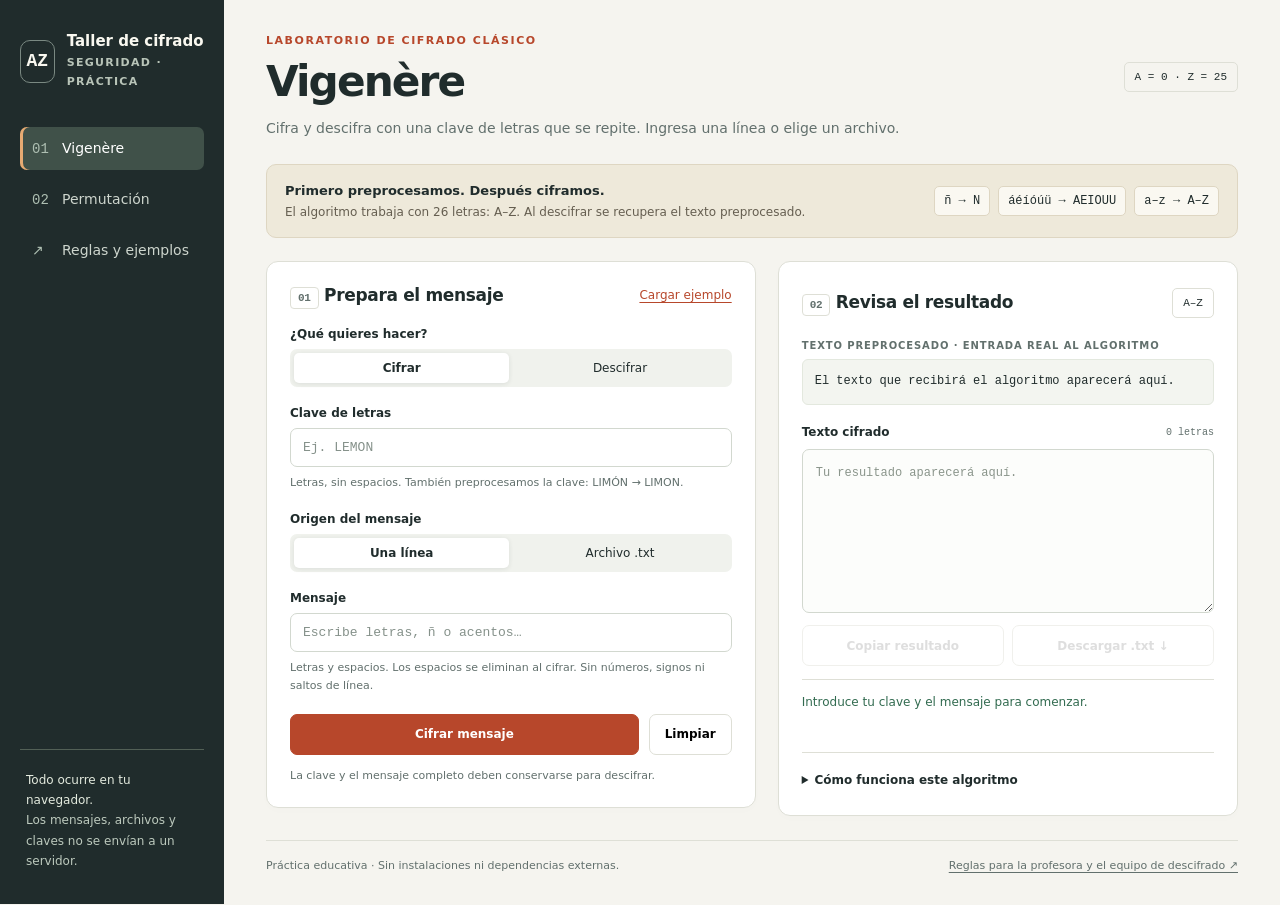
<file: docs/index.html>
<!doctype html>
<html lang="es">
<head>
  <meta charset="utf-8">
  <meta name="viewport" content="width=device-width, initial-scale=1">
  <meta name="description" content="Vigenère: cifrado y descifrado con preprocesamiento a A-Z, entrada por línea o archivo y procesamiento local.">
  <meta http-equiv="Content-Security-Policy" content="default-src 'self'; script-src 'self'; style-src 'self'; connect-src 'none'; object-src 'none'; base-uri 'self'; form-action 'none'">
  <title>Vigenère · Taller de cifrado A-Z</title>
  <link rel="icon" href="assets/icono.svg" type="image/svg+xml">
  <link rel="stylesheet" href="assets/estilos.css">
  <script defer src="assets/cifrados.js"></script>
  <script defer src="assets/app.js"></script>
</head>
<body data-algoritmo="vigenere">
<a class="skip" href="#contenido">Saltar al formulario</a>
<div class="shell"><aside class="sidebar"><a class="brand" href="index.html"><span class="monogram">AZ</span><span>Taller de cifrado<br><small>SEGURIDAD · PRÁCTICA</small></span></a><nav class="nav" aria-label="Algoritmos y ayuda"><a href="index.html" aria-current="page"><b>01</b>Vigenère</a><a href="permutacion.html"><b>02</b>Permutación</a><a href="limites.html"><b>↗</b>Reglas y ejemplos</a></nav><div class="local-note"><strong>Todo ocurre en tu navegador.</strong>Los mensajes, archivos y claves no se envían a un servidor.</div></aside>
<main id="contenido">
  <p class="eyebrow">Laboratorio de cifrado clásico</p>
  <header class="heading"><div><h1>Vigenère</h1><p class="intro">Cifra y descifra con una clave de letras que se repite. Ingresa una línea o elige un archivo.</p></div><span class="badge">A = 0 · Z = 25</span></header>
  <section class="rules" aria-label="Preprocesamiento de entrada">
    <div><strong>Primero preprocesamos. Después ciframos.</strong><p>El algoritmo trabaja con 26 letras: A–Z. Al descifrar se recupera el texto preprocesado.</p></div>
    <div class="conversions"><code>ñ → N</code><code>áéíóúü → AEIOUU</code><code>a–z → A–Z</code></div>
  </section>
  <noscript><p class="noscript">Activa JavaScript para procesar el mensaje. No se envían datos a un servidor.</p></noscript>
  <div class="workspace">
    <section class="panel" aria-labelledby="titulo-entrada">
      <div class="panel-header"><h2 id="titulo-entrada"><span class="step">01</span> Prepara el mensaje</h2><button class="text-button" id="ejemplo" type="button">Cargar ejemplo</button></div>
      <form id="formulario" novalidate autocomplete="off">
        <fieldset class="field field-group"><legend class="field-title">¿Qué quieres hacer?</legend><div class="segmented"><label><input type="radio" name="operacion" value="cifrar" checked><span>Cifrar</span></label><label><input type="radio" name="operacion" value="descifrar"><span>Descifrar</span></label></div></fieldset>
        <div class="field"><label for="clave">Clave de letras</label><input class="entry" id="clave" name="clave" placeholder="Ej. LEMON" aria-describedby="ayuda-clave" autocapitalize="off" spellcheck="false"><p class="hint" id="ayuda-clave">Letras, sin espacios. También preprocesamos la clave: LIMÓN → LIMON.</p></div>
        <fieldset class="field field-group"><legend class="field-title">Origen del mensaje</legend><div class="segmented"><label><input type="radio" name="fuente" value="linea" checked><span>Una línea</span></label><label><input type="radio" name="fuente" value="archivo"><span>Archivo .txt</span></label></div></fieldset>
        <div class="field" id="entrada-linea"><label for="texto">Mensaje</label><input class="entry" id="texto" name="texto" placeholder="Escribe letras, ñ o acentos…" aria-describedby="ayuda-texto" spellcheck="false" autocapitalize="off"><p class="hint" id="ayuda-texto">Letras y espacios. Los espacios se eliminan al cifrar. Sin números, signos ni saltos de línea.</p></div>
        <div class="field" id="entrada-archivo" hidden><label for="archivo">Archivo del mensaje</label><input class="entry file-entry" id="archivo" type="file" accept=".txt,text/plain" aria-describedby="ayuda-archivo" disabled><p class="hint" id="ayuda-archivo">Texto UTF-8 sin BOM. Los espacios se eliminan al cifrar; sin salto de línea final. El archivo original se conserva.</p></div>
        <div class="actions"><button class="button primary" id="procesar" type="submit" disabled>Cifrar mensaje</button><button class="button secondary" id="limpiar" type="button">Limpiar</button></div>
        <p class="form-note">La clave y el mensaje completo deben conservarse para descifrar.</p>
      </form>
    </section>
    <section class="panel" aria-labelledby="titulo-salida">
      <div class="panel-header"><h2 id="titulo-salida"><span class="step">02</span> Revisa el resultado</h2><span class="badge">A–Z</span></div>
      <p class="pre-title">Texto preprocesado · entrada real al algoritmo</p><pre class="preprocessed" id="preprocesado">El texto que recibirá el algoritmo aparecerá aquí.</pre>
      <div class="result-title"><label for="resultado" id="titulo-resultado">Texto cifrado</label><span class="count" id="cantidad">0 letras</span></div>
      <textarea class="output" id="resultado" readonly spellcheck="false" placeholder="Tu resultado aparecerá aquí." aria-describedby="estado"></textarea>
      <div class="output-actions"><button class="button secondary" id="copiar" type="button" disabled>Copiar resultado</button><button class="button secondary" id="descargar" type="button" disabled>Descargar .txt ↓</button></div>
      <p class="status" id="estado" role="status" aria-live="polite" aria-atomic="true">Introduce tu clave y el mensaje para comenzar.</p>
      <details class="details"><summary>Cómo funciona este algoritmo</summary><p>A=0, B=1, …, Z=25. Al cifrar se suma la clave; al descifrar se resta, siempre módulo 26. La clave vuelve a su primera letra con cada mensaje. <code>ATTACKATDAWN</code> con <code>LEMON</code> produce <code>LXFOPVEFRNHR</code>.</p></details>
    </section>
  </div>
  <footer class="footer"><span>Práctica educativa · Sin instalaciones ni dependencias externas.</span><a href="limites.html">Reglas para la profesora y el equipo de descifrado ↗</a></footer>
</main></div>
</body></html>
</file>
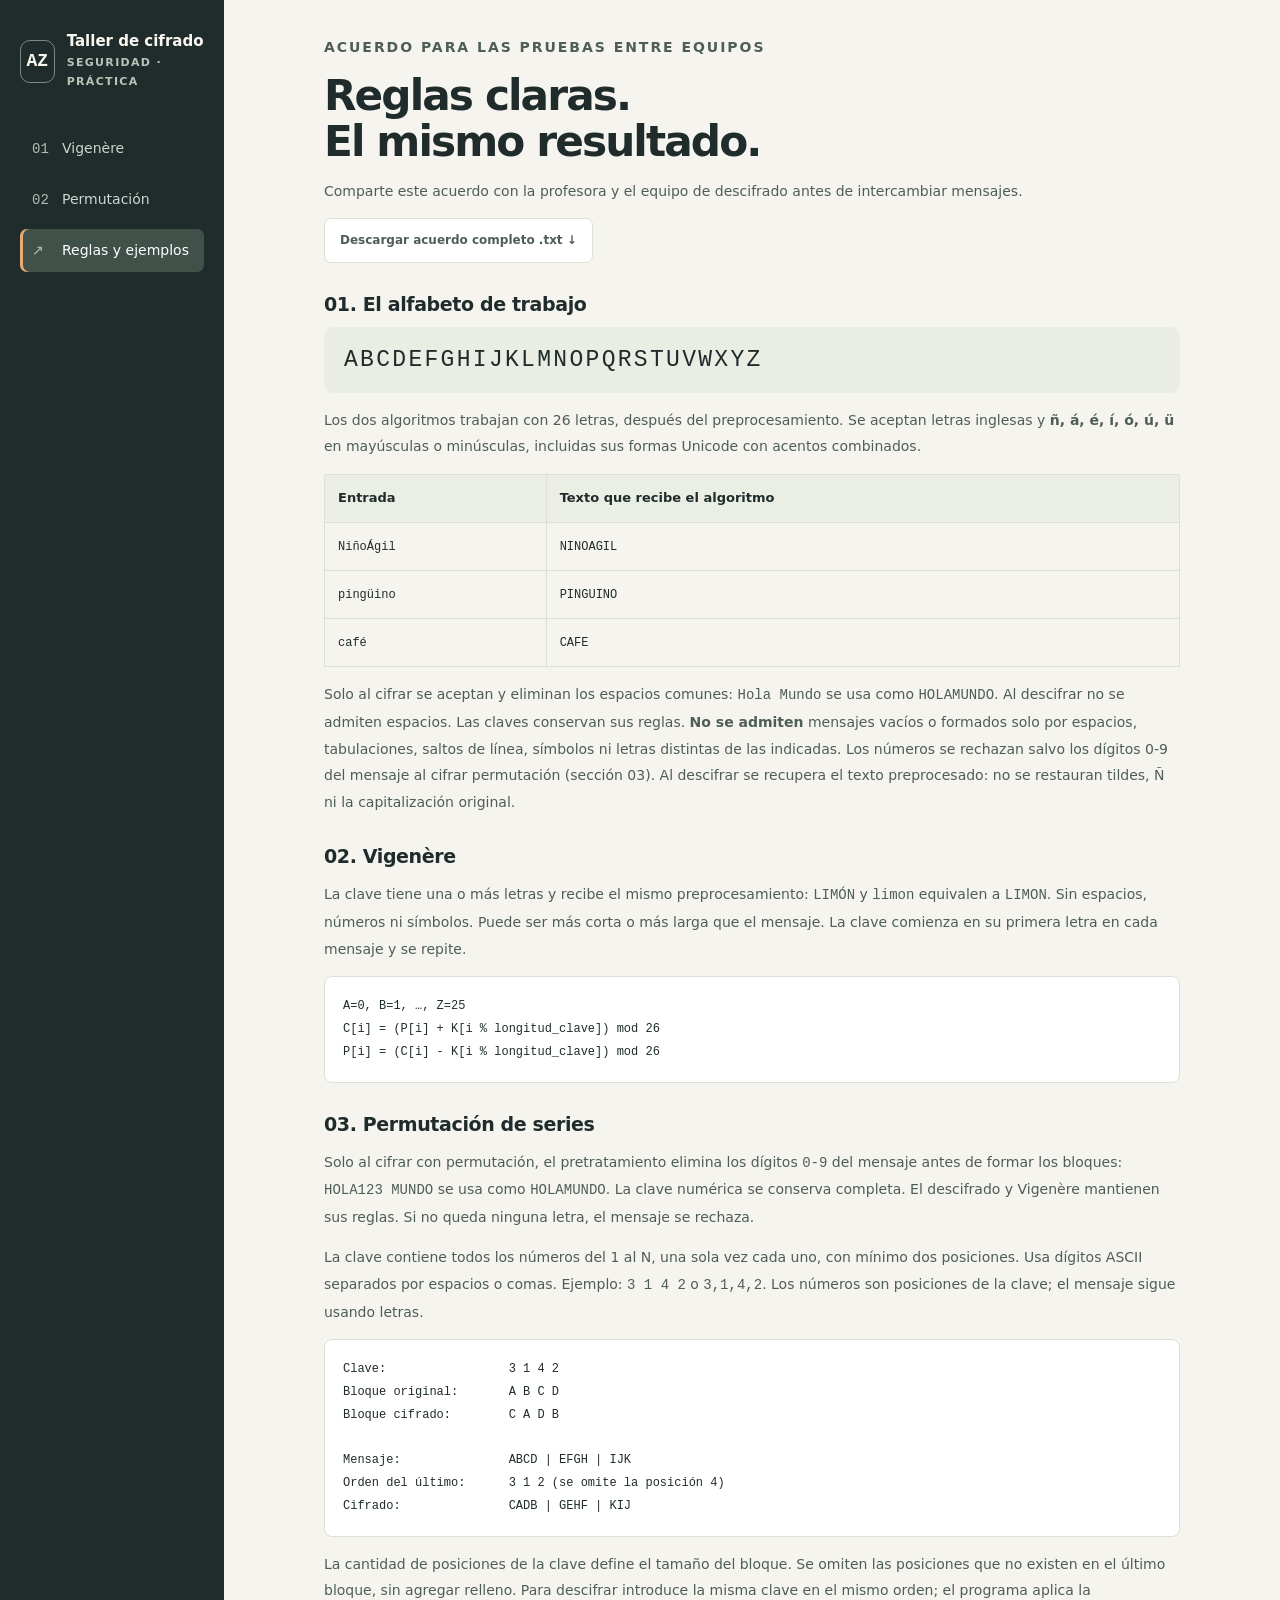
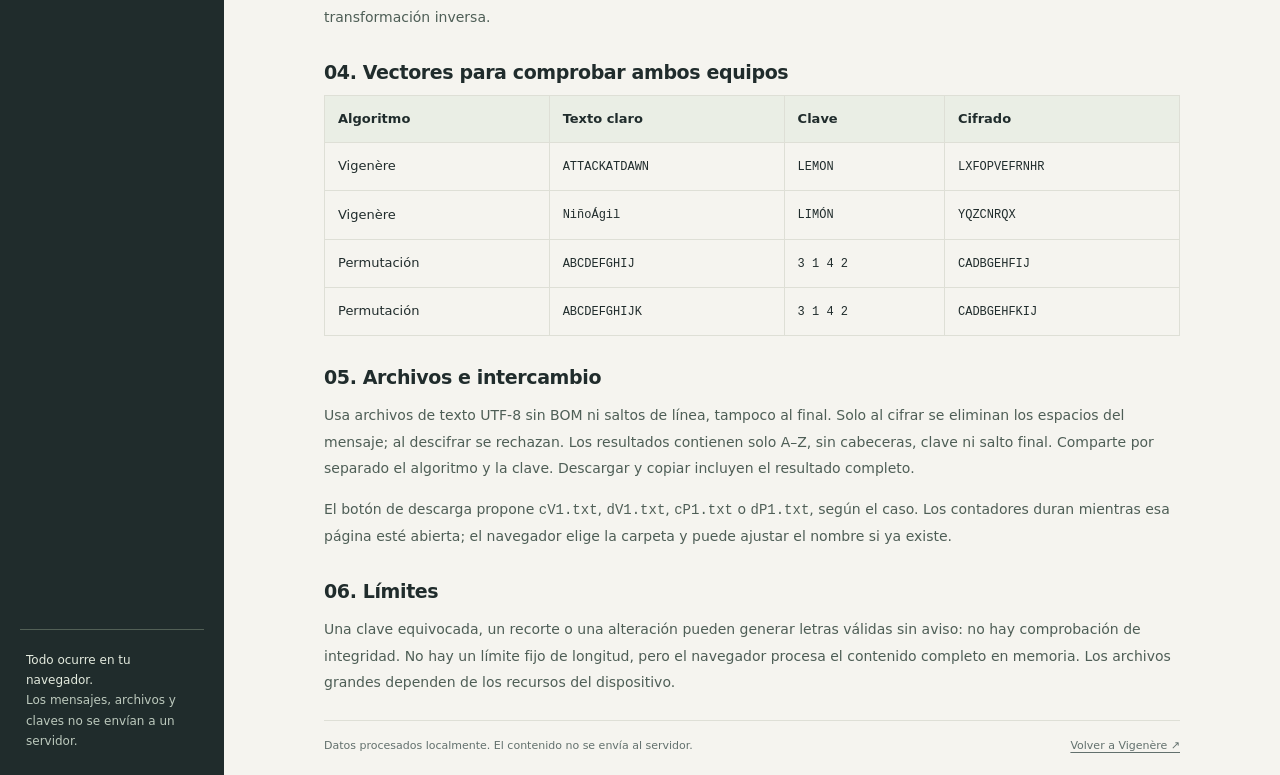
<file: docs/limites.html>
<!doctype html><html lang="es"><head><meta charset="utf-8"><meta name="viewport" content="width=device-width, initial-scale=1"><title>Reglas y ejemplos · Taller de cifrado A-Z</title><link rel="icon" href="assets/icono.svg" type="image/svg+xml"><link rel="stylesheet" href="assets/estilos.css"></head><body><a class="skip" href="#contenido">Saltar a las reglas</a><div class="shell"><aside class="sidebar"><a class="brand" href="index.html"><span class="monogram">AZ</span><span>Taller de cifrado<br><small>SEGURIDAD · PRÁCTICA</small></span></a><nav class="nav" aria-label="Algoritmos y ayuda"><a href="index.html"><b>01</b>Vigenère</a><a href="permutacion.html"><b>02</b>Permutación</a><a href="limites.html" aria-current="page"><b>↗</b>Reglas y ejemplos</a></nav><div class="local-note"><strong>Todo ocurre en tu navegador.</strong>Los mensajes, archivos y claves no se envían a un servidor.</div></aside><main id="contenido" class="agreement">
<p class="eyebrow">Acuerdo para las pruebas entre equipos</p><h1>Reglas claras.<br>El mismo resultado.</h1><p class="intro">Comparte este acuerdo con la profesora y el equipo de descifrado antes de intercambiar mensajes.</p><p><a class="button secondary" href="limitaciones.txt" download>Descargar acuerdo completo .txt ↓</a></p>
<h2>01. El alfabeto de trabajo</h2><div class="alphabet">ABCDEFGHIJKLMNOPQRSTUVWXYZ</div><p>Los dos algoritmos trabajan con 26 letras, después del preprocesamiento. Se aceptan letras inglesas y <strong>ñ, á, é, í, ó, ú, ü</strong> en mayúsculas o minúsculas, incluidas sus formas Unicode con acentos combinados.</p><div class="table-wrap"><table><thead><tr><th>Entrada</th><th>Texto que recibe el algoritmo</th></tr></thead><tbody><tr><td><code>NiñoÁgil</code></td><td><code>NINOAGIL</code></td></tr><tr><td><code>pingüino</code></td><td><code>PINGUINO</code></td></tr><tr><td><code>café</code></td><td><code>CAFE</code></td></tr></tbody></table></div><p>Solo al cifrar se aceptan y eliminan los espacios comunes: <code>Hola Mundo</code> se usa como <code>HOLAMUNDO</code>. Al descifrar no se admiten espacios. Las claves conservan sus reglas. <strong>No se admiten</strong> mensajes vacíos o formados solo por espacios, tabulaciones, saltos de línea, símbolos ni letras distintas de las indicadas. Los números se rechazan salvo los dígitos 0-9 del mensaje al cifrar permutación (sección 03). Al descifrar se recupera el texto preprocesado: no se restauran tildes, Ñ ni la capitalización original.</p>
<h2>02. Vigenère</h2><p>La clave tiene una o más letras y recibe el mismo preprocesamiento: <code>LIMÓN</code> y <code>limon</code> equivalen a <code>LIMON</code>. Sin espacios, números ni símbolos. Puede ser más corta o más larga que el mensaje. La clave comienza en su primera letra en cada mensaje y se repite.</p><pre>A=0, B=1, …, Z=25
C[i] = (P[i] + K[i % longitud_clave]) mod 26
P[i] = (C[i] - K[i % longitud_clave]) mod 26</pre>
<h2>03. Permutación de series</h2><p>Solo al cifrar con permutación, el pretratamiento elimina los dígitos <code>0-9</code> del mensaje antes de formar los bloques: <code>HOLA123 MUNDO</code> se usa como <code>HOLAMUNDO</code>. La clave numérica se conserva completa. El descifrado y Vigenère mantienen sus reglas. Si no queda ninguna letra, el mensaje se rechaza.</p><p>La clave contiene todos los números del 1 al N, una sola vez cada uno, con mínimo dos posiciones. Usa dígitos ASCII separados por espacios o comas. Ejemplo: <code>3 1 4 2</code> o <code>3,1,4,2</code>. Los números son posiciones de la clave; el mensaje sigue usando letras.</p><pre>Clave:                 3 1 4 2
Bloque original:       A B C D
Bloque cifrado:        C A D B

Mensaje:               ABCD | EFGH | IJK
Orden del último:      3 1 2 (se omite la posición 4)
Cifrado:               CADB | GEHF | KIJ</pre><p>La cantidad de posiciones de la clave define el tamaño del bloque. Se omiten las posiciones que no existen en el último bloque, sin agregar relleno. Para descifrar introduce la misma clave en el mismo orden; el programa aplica la transformación inversa.</p>
<h2>04. Vectores para comprobar ambos equipos</h2><div class="table-wrap"><table><thead><tr><th>Algoritmo</th><th>Texto claro</th><th>Clave</th><th>Cifrado</th></tr></thead><tbody><tr><td>Vigenère</td><td><code>ATTACKATDAWN</code></td><td><code>LEMON</code></td><td><code>LXFOPVEFRNHR</code></td></tr><tr><td>Vigenère</td><td><code>NiñoÁgil</code></td><td><code>LIMÓN</code></td><td><code>YQZCNRQX</code></td></tr><tr><td>Permutación</td><td><code>ABCDEFGHIJ</code></td><td><code>3 1 4 2</code></td><td><code>CADBGEHFIJ</code></td></tr><tr><td>Permutación</td><td><code>ABCDEFGHIJK</code></td><td><code>3 1 4 2</code></td><td><code>CADBGEHFKIJ</code></td></tr></tbody></table></div>
<h2>05. Archivos e intercambio</h2><p>Usa archivos de texto UTF-8 sin BOM ni saltos de línea, tampoco al final. Solo al cifrar se eliminan los espacios del mensaje; al descifrar se rechazan. Los resultados contienen solo A–Z, sin cabeceras, clave ni salto final. Comparte por separado el algoritmo y la clave. Descargar y copiar incluyen el resultado completo.</p><p>El botón de descarga propone <code>cV1.txt</code>, <code>dV1.txt</code>, <code>cP1.txt</code> o <code>dP1.txt</code>, según el caso. Los contadores duran mientras esa página esté abierta; el navegador elige la carpeta y puede ajustar el nombre si ya existe.</p><h2>06. Límites</h2><p>Una clave equivocada, un recorte o una alteración pueden generar letras válidas sin aviso: no hay comprobación de integridad. No hay un límite fijo de longitud, pero el navegador procesa el contenido completo en memoria. Los archivos grandes dependen de los recursos del dispositivo.</p><footer class="footer"><span>Datos procesados localmente. El contenido no se envía al servidor.</span><a href="index.html">Volver a Vigenère ↗</a></footer></main></div></body></html>
</file>
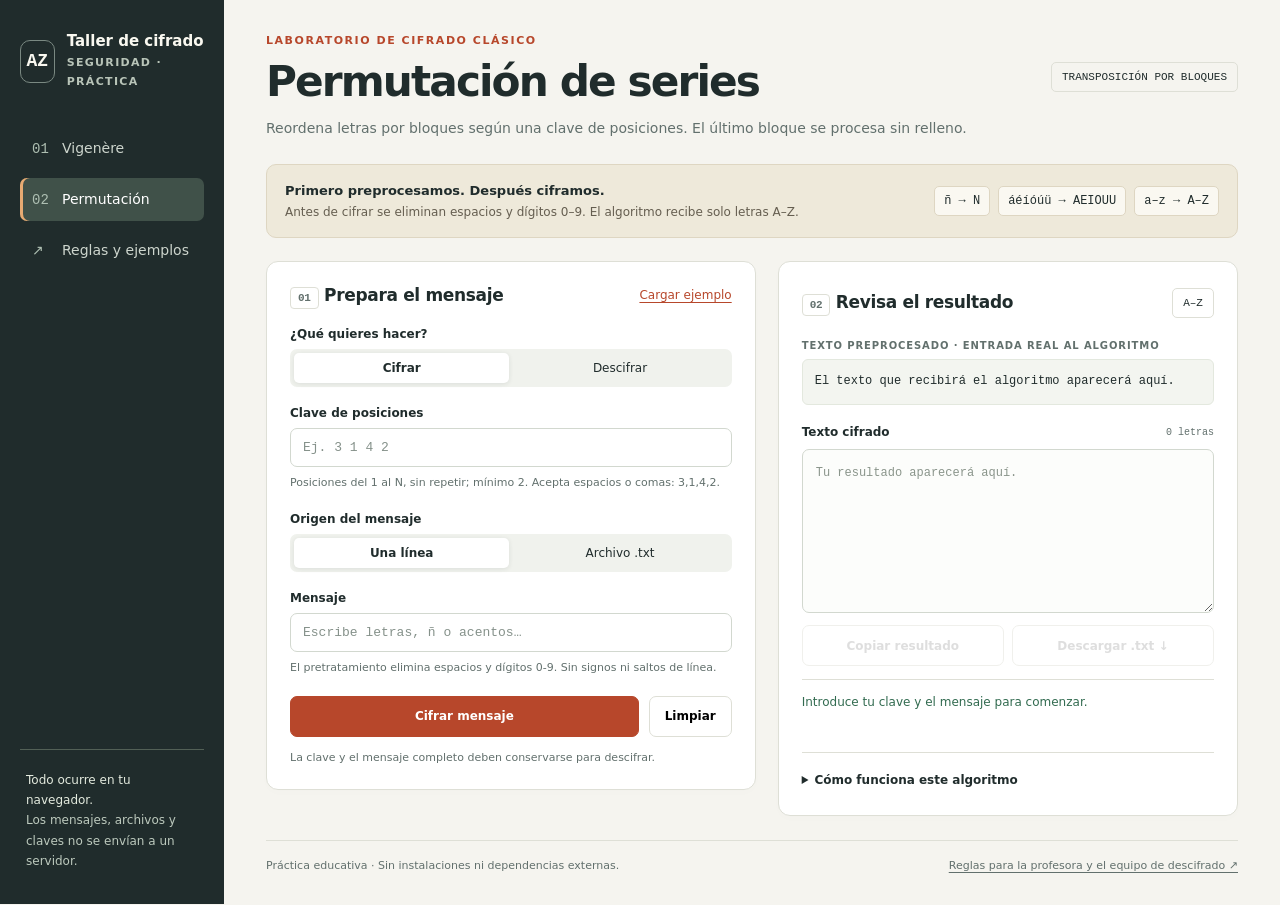
<file: docs/permutacion.html>
<!doctype html>
<html lang="es">
<head>
  <meta charset="utf-8">
  <meta name="viewport" content="width=device-width, initial-scale=1">
  <meta name="description" content="Permutación de series: cifrado y descifrado con preprocesamiento a A-Z, entrada por línea o archivo y procesamiento local.">
  <meta http-equiv="Content-Security-Policy" content="default-src 'self'; script-src 'self'; style-src 'self'; connect-src 'none'; object-src 'none'; base-uri 'self'; form-action 'none'">
  <title>Permutación de series · Taller de cifrado A-Z</title>
  <link rel="icon" href="assets/icono.svg" type="image/svg+xml">
  <link rel="stylesheet" href="assets/estilos.css">
  <script defer src="assets/cifrados.js?v=ad0efe7468fd"></script>
  <script defer src="assets/app.js?v=d0f5766b940e"></script>
</head>
<body data-algoritmo="permutacion">
<a class="skip" href="#contenido">Saltar al formulario</a>
<div class="shell"><aside class="sidebar"><a class="brand" href="index.html"><span class="monogram">AZ</span><span>Taller de cifrado<br><small>SEGURIDAD · PRÁCTICA</small></span></a><nav class="nav" aria-label="Algoritmos y ayuda"><a href="index.html"><b>01</b>Vigenère</a><a href="permutacion.html" aria-current="page"><b>02</b>Permutación</a><a href="limites.html"><b>↗</b>Reglas y ejemplos</a></nav><div class="local-note"><strong>Todo ocurre en tu navegador.</strong>Los mensajes, archivos y claves no se envían a un servidor.</div></aside>
<main id="contenido">
  <p class="eyebrow">Laboratorio de cifrado clásico</p>
  <header class="heading"><div><h1>Permutación de series</h1><p class="intro">Reordena letras por bloques según una clave de posiciones. El último bloque se procesa sin relleno.</p></div><span class="badge">TRANSPOSICIÓN POR BLOQUES</span></header>
  <section class="rules" aria-label="Preprocesamiento de entrada">
    <div><strong>Primero preprocesamos. Después ciframos.</strong><p>Antes de cifrar se eliminan espacios y dígitos 0–9. El algoritmo recibe solo letras A–Z.</p></div>
    <div class="conversions"><code>ñ → N</code><code>áéíóúü → AEIOUU</code><code>a–z → A–Z</code></div>
  </section>
  <noscript><p class="noscript">Activa JavaScript para procesar el mensaje. No se envían datos a un servidor.</p></noscript>
  <div class="workspace">
    <section class="panel" aria-labelledby="titulo-entrada">
      <div class="panel-header"><h2 id="titulo-entrada"><span class="step">01</span> Prepara el mensaje</h2><button class="text-button" id="ejemplo" type="button">Cargar ejemplo</button></div>
      <form id="formulario" novalidate autocomplete="off">
        <fieldset class="field field-group"><legend class="field-title">¿Qué quieres hacer?</legend><div class="segmented"><label><input type="radio" name="operacion" value="cifrar" checked><span>Cifrar</span></label><label><input type="radio" name="operacion" value="descifrar"><span>Descifrar</span></label></div></fieldset>
        <div class="field"><label for="clave">Clave de posiciones</label><input class="entry" id="clave" name="clave" placeholder="Ej. 3 1 4 2" aria-describedby="ayuda-clave" autocapitalize="off" spellcheck="false"><p class="hint" id="ayuda-clave">Posiciones del 1 al N, sin repetir; mínimo 2. Acepta espacios o comas: 3,1,4,2.</p></div>
        <fieldset class="field field-group"><legend class="field-title">Origen del mensaje</legend><div class="segmented"><label><input type="radio" name="fuente" value="linea" checked><span>Una línea</span></label><label><input type="radio" name="fuente" value="archivo"><span>Archivo .txt</span></label></div></fieldset>
        <div class="field" id="entrada-linea"><label for="texto">Mensaje</label><input class="entry" id="texto" name="texto" placeholder="Escribe letras, ñ o acentos…" aria-describedby="ayuda-texto" spellcheck="false" autocapitalize="off"><p class="hint" id="ayuda-texto">El pretratamiento elimina espacios y dígitos 0-9. Sin signos ni saltos de línea.</p></div>
        <div class="field" id="entrada-archivo" hidden><label for="archivo">Archivo del mensaje</label><input class="entry file-entry" id="archivo" type="file" accept=".txt,text/plain" aria-describedby="ayuda-archivo" disabled><p class="hint" id="ayuda-archivo">Texto UTF-8 sin BOM. Se eliminan espacios y dígitos 0-9 antes de cifrar; sin salto final.</p></div>
        <div class="actions"><button class="button primary" id="procesar" type="submit" disabled>Cifrar mensaje</button><button class="button secondary" id="limpiar" type="button">Limpiar</button></div>
        <p class="form-note">La clave y el mensaje completo deben conservarse para descifrar.</p>
      </form>
    </section>
    <section class="panel" aria-labelledby="titulo-salida">
      <div class="panel-header"><h2 id="titulo-salida"><span class="step">02</span> Revisa el resultado</h2><span class="badge">A–Z</span></div>
      <p class="pre-title">Texto preprocesado · entrada real al algoritmo</p><pre class="preprocessed" id="preprocesado">El texto que recibirá el algoritmo aparecerá aquí.</pre>
      <div class="result-title"><label for="resultado" id="titulo-resultado">Texto cifrado</label><span class="count" id="cantidad">0 letras</span></div>
      <textarea class="output" id="resultado" readonly spellcheck="false" placeholder="Tu resultado aparecerá aquí." aria-describedby="estado"></textarea>
      <div class="output-actions"><button class="button secondary" id="copiar" type="button" disabled>Copiar resultado</button><button class="button secondary" id="descargar" type="button" disabled>Descargar .txt ↓</button></div>
      <p class="status" id="estado" role="status" aria-live="polite" aria-atomic="true">Introduce tu clave y el mensaje para comenzar.</p>
      <details class="details"><summary>Cómo funciona este algoritmo</summary><p>La clave indica el orden de lectura de las posiciones originales, numeradas desde 1. <code>ABCD</code> con <code>3 1 4 2</code> produce <code>CADB</code>. En un último bloque incompleto se omiten posiciones inexistentes; no se añade relleno. Se descifra con la misma clave, en el mismo orden.</p></details>
    </section>
  </div>
  <footer class="footer"><span>Práctica educativa · Sin instalaciones ni dependencias externas.</span><a href="limites.html">Reglas para la profesora y el equipo de descifrado ↗</a></footer>
</main></div>
</body></html>
</file>
<file: docs/assets/estilos.css>
/* Tipografía del sistema y recursos locales: la aplicación no requiere CDNs. */
:root{color-scheme:light;--ink:#202c2c;--muted:#62706d;--paper:#f5f4ef;--line:#dedfd6;--accent:#b7472b;--green:#326b50;--white:#fff;--mono:ui-monospace,SFMono-Regular,Consolas,monospace;font-family:Inter,ui-sans-serif,system-ui,-apple-system,BlinkMacSystemFont,"Segoe UI",sans-serif;color:var(--ink);background:var(--paper);font-synthesis:none}
*{box-sizing:border-box}body{margin:0}button,input,textarea{font:inherit}a{color:inherit}button,a,input,textarea,summary{outline-offset:4px}button:focus-visible,a:focus-visible,input:focus-visible,textarea:focus-visible,summary:focus-visible{outline:3px solid #e49b51}button{cursor:pointer}button:disabled{cursor:default;opacity:.45}[hidden]{display:none!important}
.shell{display:grid;grid-template-columns:224px minmax(0,1fr);min-height:100vh}.sidebar{background:var(--ink);color:#f9f8f0;padding:32px 20px;display:flex;flex-direction:column;gap:36px}.brand{display:flex;gap:12px;align-items:center;text-decoration:none;font-weight:700;font-size:15px;line-height:1.3}.monogram{display:grid;place-items:center;border:1px solid #7a8982;border-radius:10px;width:43px;height:43px;font-family:var(--mono);font-size:18px}.sidebar small{font-size:11px;letter-spacing:.12em;color:#b8c4b8}.nav{display:grid;gap:8px}.nav a{padding:13px 12px;border-radius:7px;color:#cdd5cd;text-decoration:none;font-size:14px}.nav a:hover{background:#35423d}.nav a[aria-current=page]{color:white;background:#405149;box-shadow:inset 3px 0 #e7aa72}.nav b{display:inline-block;width:30px;font-family:var(--mono);font-weight:400;color:#aebfb2}.local-note{margin-top:auto;font-size:12px;line-height:1.7;color:#bcc9bd;border-top:1px solid #526056;padding:20px 6px 0}.local-note strong{display:block;color:#e3eade;font-weight:500}
main{width:100%;max-width:1370px;margin:0 auto;padding:34px 42px 28px;min-width:0}.eyebrow{color:var(--accent);font-size:11px;letter-spacing:.14em;font-weight:750;margin:0 0 12px;text-transform:uppercase}.heading{display:flex;align-items:start;justify-content:space-between;gap:16px}h1{font-size:clamp(30px,3.3vw,44px);line-height:1.1;letter-spacing:-.045em;margin:0 0 12px;font-weight:650}.intro{color:var(--muted);font-size:14px;line-height:1.7;max-width:720px;margin:0}.badge{font-family:var(--mono);font-size:11px;white-space:nowrap;padding:8px 10px;border:1px solid var(--line);border-radius:5px;margin-top:3px}
.rules{margin:23px 0;display:flex;align-items:center;justify-content:space-between;gap:16px;padding:15px 18px;border:1px solid #ded6c2;border-radius:10px;background:#eee9da}.rules strong{font-size:13px;font-weight:650}.rules p{margin:4px 0 0;color:#655e50;font-size:12px;line-height:1.6}.conversions{display:flex;gap:8px;flex-wrap:wrap}.conversions code{font-size:12px;background:#faf8f1;border:1px solid #ded6c2;border-radius:5px;padding:7px 9px;white-space:nowrap;font-family:var(--mono)}
.workspace{display:grid;grid-template-columns:minmax(0,1fr) minmax(0,.94fr);gap:22px;align-items:start}.panel{background:var(--white);border:1px solid var(--line);border-radius:12px;padding:23px;min-width:0;box-shadow:0 3px 10px #27332a03}.panel-header{display:flex;justify-content:space-between;align-items:center;gap:12px;margin:0 0 22px}.panel-header h2{font-size:17px;letter-spacing:-.02em;margin:0}.step{font-family:var(--mono);font-size:11px;color:var(--muted);border:1px solid var(--line);border-radius:4px;padding:4px 7px}.text-button{color:var(--accent);padding:0;background:none;border:0;font-size:12px;text-decoration:underline;text-underline-offset:3px}.field{margin:0 0 19px}.field>label,.field-title{display:block;font-size:12px;font-weight:650;margin:0 0 8px}.hint{font-size:11px;line-height:1.65;color:var(--muted);margin:7px 0 0}.segmented{display:flex;gap:3px;background:#f0f2ed;border-radius:7px;padding:4px}.segmented label{position:relative;flex:1;text-align:center;min-width:0}.segmented input{position:absolute;opacity:0;width:1px;height:1px}.segmented span{display:block;padding:8px;border-radius:5px;font-size:12px;cursor:pointer}.segmented input:checked+span{background:white;box-shadow:0 1px 5px #202c2c19;font-weight:650}.segmented input:focus-visible+span{outline:3px solid #e49b51;outline-offset:1px}.entry{width:100%;border:1px solid #d2d8cf;background:white;border-radius:7px;padding:11px 12px;font-family:var(--mono);font-size:13px;color:var(--ink);min-width:0}.entry::placeholder{color:#85918a}.entry:hover{border-color:#9cae9f}.file-entry{font-family:inherit;font-size:12px;padding:10px;background:#f7f8f4}.file-entry::file-selector-button{padding:8px 10px;border:1px solid var(--line);border-radius:5px;background:white;margin-right:10px;color:var(--ink);cursor:pointer}.actions{display:flex;gap:10px}.button{display:inline-flex;justify-content:center;align-items:center;gap:8px;border:1px solid var(--line);border-radius:7px;min-height:41px;padding:10px 15px;background:white;font-size:12px;font-weight:600;text-decoration:none}.primary{background:var(--accent);border-color:var(--accent);color:white;flex:1}.primary:hover{background:#983a24}.secondary:hover{background:#f2f4ef}.form-note{margin:12px 0 0;font-size:11px;color:var(--muted);line-height:1.6}
.pre-title{font-size:10px;font-weight:700;color:var(--muted);text-transform:uppercase;letter-spacing:.09em;margin:0 0 8px}.preprocessed{font-family:var(--mono);font-size:12px;line-height:1.65;margin:0 0 20px;padding:12px;background:#f3f5f0;border:1px solid #e3e8de;border-radius:6px;max-height:88px;overflow:auto;overflow-wrap:anywhere;white-space:pre-wrap;min-height:44px}.result-title{display:flex;align-items:center;justify-content:space-between;gap:10px;margin-bottom:10px}.result-title label{font-size:12px;font-weight:650}.count{font-family:var(--mono);font-size:10px;color:var(--muted)}.output{display:block;width:100%;height:164px;resize:vertical;min-height:100px;max-height:70vh;border:1px solid #d2d8cf;border-radius:7px;background:#fcfdfb;padding:13px;font-family:var(--mono);font-size:15px;line-height:1.8;overflow-wrap:anywhere}.output::placeholder{font-family:inherit;color:#8a958b;font-size:12px;letter-spacing:0}.output-actions{display:flex;gap:8px;margin-top:12px}.output-actions .button{flex:1;padding-inline:9px}.status{font-size:12px;line-height:1.7;color:var(--green);padding:12px 0 0;margin:13px 0 0;border-top:1px solid var(--line);overflow-wrap:anywhere;min-height:53px}.status[data-tipo=error]{color:#a72f28}.details{margin-top:20px;border-top:1px solid var(--line);padding-top:17px;font-size:12px;line-height:1.8;color:var(--muted)}.details summary{font-weight:600;color:var(--ink);cursor:pointer}.details code{font-family:var(--mono);font-size:11px}.details p{margin-bottom:0}.footer{display:flex;justify-content:space-between;gap:20px;margin-top:24px;border-top:1px solid var(--line);padding-top:16px;font-size:11px;line-height:1.7;color:var(--muted)}.footer a{text-underline-offset:3px}.noscript{padding:16px;background:#ffe9d9;color:#8b301d}
.agreement{max-width:940px}.agreement h2{font-size:19px;letter-spacing:-.02em;margin:30px 0 12px}.agreement p,.agreement li{font-size:14px;color:#4e5e56;line-height:1.9}.alphabet{padding:20px;background:#e9ede4;border-radius:9px;font-family:var(--mono);font-size:clamp(13px,2.5vw,23px);letter-spacing:.1em;overflow-wrap:anywhere}.table-wrap{overflow:auto}table{border-collapse:collapse;width:100%;font-size:13px}th,td{text-align:left;padding:13px;border:1px solid var(--line);line-height:1.6}th{background:#eaeee5}td code{font-size:12px}pre{font-family:var(--mono);background:white;border:1px solid var(--line);padding:18px;border-radius:8px;overflow:auto;font-size:12px;line-height:1.9}.skip{position:absolute;top:-60px;left:15px;background:white;padding:12px;z-index:2}.skip:focus{top:12px}
.field-group{border:0;padding:0;min-width:0}.field-group legend{padding:0}
@media(min-width:1550px){main{padding-top:46px}.workspace{gap:28px}.panel{padding:28px}}
@media(min-width:1151px) and (max-height:850px){main{padding-top:24px;padding-bottom:18px}.eyebrow{margin-bottom:8px}h1{font-size:36px;margin-bottom:9px}.intro{max-width:900px}.rules{margin:17px 0;padding:12px 16px}.panel{padding:19px}.panel-header{margin-bottom:17px}.field{margin-bottom:14px}.entry{padding:10px 11px}.hint{margin-top:5px}.segmented span{padding:7px}.output{height:140px}.footer{margin-top:17px;padding-top:12px}}
@media(max-width:1150px){.shell{grid-template-columns:190px minmax(0,1fr)}main{padding:28px 24px}.sidebar{padding:28px 14px}.panel{padding:18px}.rules{align-items:start;flex-direction:column;gap:10px}.heading .badge{display:none}}
@media(max-width:900px){.shell{display:block}.sidebar{padding:16px 22px;display:flex;flex-direction:row;align-items:center;justify-content:space-between;gap:20px}.brand{font-size:13px}.monogram{width:36px;height:36px}.brand small,.local-note,.nav b{display:none}.nav{display:flex;gap:2px;flex-wrap:wrap}.nav a{padding:9px;font-size:12px}.nav a[aria-current=page]{box-shadow:inset 0 -2px #e7aa72}.workspace{gap:16px}.rules{flex-direction:row}.intro{font-size:13px}main{padding:26px 22px}}
@media(max-width:680px){.sidebar{padding:13px 16px;flex-wrap:wrap;gap:12px}.brand{font-size:12px}.nav{width:100%;justify-content:space-between}.nav a{padding:9px 12px}.workspace{grid-template-columns:1fr}.rules{flex-direction:column;padding:14px}.panel{padding:18px}.panel-header{margin-bottom:19px}main{padding:23px 16px}.output{height:150px}.footer{display:block}.footer a{display:inline-block;margin-top:6px}.agreement h1{font-size:32px}}
@media print{.sidebar,.footer,.agreement>.button{display:none}.shell{display:block}main{padding:0;max-width:none}.agreement p,.agreement li{font-size:11pt}.agreement h2{break-after:avoid}table,pre{break-inside:avoid}}
</file>
